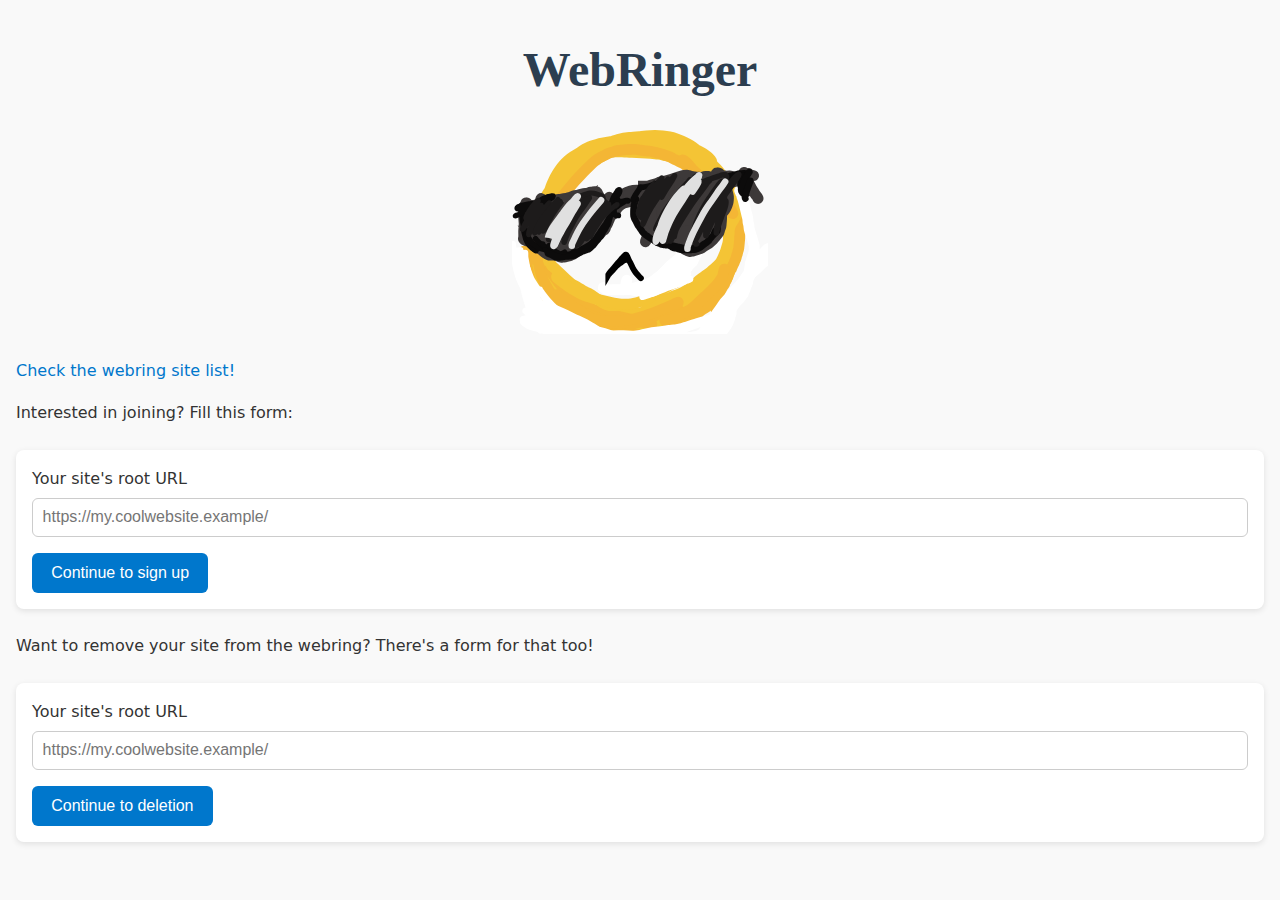
<file: static/index.html>
<!doctype html>
<html lang="en">

<head>
	<title>WebRinger</title>
	<link href="css/style.css" rel="stylesheet" />
	<meta charset="UTF-8" />
	<meta name="viewport" content="width=device-width" />
</head>

<body>
	<h1>WebRinger</h1>
	<img src="logo.svg" width=256>
	<p><a href="list">Check the webring site list!</a></p>
	<p>Interested in joining? Fill this form:</p>
	<form method="post" action="join">
		<label>
			Your site's root URL
			<input required type="url" name="url" id="url" placeholder="https://my.coolwebsite.example/"
				pattern="https?://.*">
		</label>
		<input type="submit" value="Continue to sign up">
	</form>
	<p>Want to remove your site from the webring? There's a form for that too!</p>
	<form method="post" action="leave">
		<label>
			Your site's root URL
			<input required type="url" name="url" id="url" placeholder="https://my.coolwebsite.example/"
				pattern="https?://.*">
		</label>
		<input type="submit" value="Continue to deletion">
	</form>
</body>

</html>
</file>
<file: static/css/style.css>
/* General page styling */
body {
	font-family: system-ui, sans-serif;
	margin: 2rem auto;
	padding: 0 1rem;
	background: #f9f9f9;
	color: #333;
	line-height: 1.6;
}

header {
	display: flex;
	align-items: center;
	flex-direction: column;
	justify-content: center;
}

footer {
	display: flex;
	align-items: center;
	justify-content: center;
	gap: 1rem;
	padding: 1rem;
}

.nav-bar {
	display: flex;
	justify-content: space-between;
	align-items: center;
	padding: 0.5rem 2rem;
	background-color: #f9f9f9;
	flex-direction: row;
	/* margin-bottom: 1rem; */
}

.nav-cell a {
	font-family: "Merriweather", serif;
	font-size: 1.5rem;
	color: #2c3e50;
	text-decoration: none;
	padding: 0.5rem 1rem;
}

/* Heading */
h1,
h2,
h3,
h4,
h5,
h6 {
	font-family: merriweather, serif;
	text-align: center;
	color: #2c3e50;
}
h1 {
	font-size: 3rem;
	margin-bottom: 1rem;
}
h2 {
	font-size: 2rem;
}

/* Center logo */
img {
	display: block;
	margin: 0.5rem auto 1.5rem;
}

/* Links */
a {
	color: #0077cc;
	text-decoration: none;
}
a:hover {
	text-decoration: underline;
}

main {
	display: flex;
	justify-content: center;
	align-items: center;
	padding: 1rem;
}

.centered-box {
	width: 60%; /* proportional width (adjust as needed) */
	padding: 2rem;
	border: 2px solid #2c3e50;
	border-radius: 12px; /* rounded borders */
	text-align: center; /* center text/content inside */
}

/* Paragraphs */
p {
	margin: 1rem 0;
}

/* Forms */
form {
	background: #fff;
	padding: 1rem;
	margin: 1.5rem 0;
	border-radius: 8px;
	box-shadow: 0 2px 6px rgba(0, 0, 0, 0.1);
}

/* Labels and inputs */
label {
	display: block;
	margin-bottom: 1rem;
	font-weight: 500;
}

input[type="url"],
input[type="email"],
input[type="text"] {
	display: block;
	width: 100%;
	padding: 0.6rem;
	margin-top: 0.4rem;
	border: 1px solid #ccc;
	border-radius: 6px;
	font-size: 1rem;
	box-sizing: border-box;
}

input[type="url"]:focus,
input[type="email"]:focus,
input[type="text"]:focus {
	border-color: #0077cc;
	outline: none;
	box-shadow: 0 0 4px rgba(0, 119, 204, 0.3);
}

/* Submit buttons */
input[type="submit"] {
	display: inline-block;
	background: #0077cc;
	color: #fff;
	padding: 0.7rem 1.2rem;
	border: none;
	border-radius: 6px;
	font-size: 1rem;
	cursor: pointer;
	transition: background 0.2s;
}

input[type="submit"]:hover {
	background: #005fa3;
}

table {
	width: 100%; /* table fills the container */
	border-collapse: collapse; /* combine borders for a clean look */
	table-layout: fixed; /* ensures fixed column widths */
}

th,
td {
	border: 1px solid #2c3e50; /* visible lines */
	padding: 0.5rem; /* space inside cells */
	text-align: left;
	word-wrap: break-word; /* break long URLs/emails to fit */
}

td form {
	display: flex;
	flex-direction: column;
	align-items: center;
	gap: 0.5rem;
}

.message {
	padding: 0.5rem 1rem;
	border-radius: 6px;
	margin: 0.5rem 0;
}

.message.Info {
	background: #d9edf7;
	color: #31708f;
	border: 1px solid #bce8f1;
}
.message.Success {
	background: #dff0d8;
	color: #3c763d;
	border: 1px solid #d6e9c6;
}
.message.Warning {
	background: #fcf8e3;
	color: #8a6d3b;
	border: 1px solid #faebcc;
}
.message.Error {
	background: #f2dede;
	color: #a94442;
	border: 1px solid #ebccd1;
}
</file>
